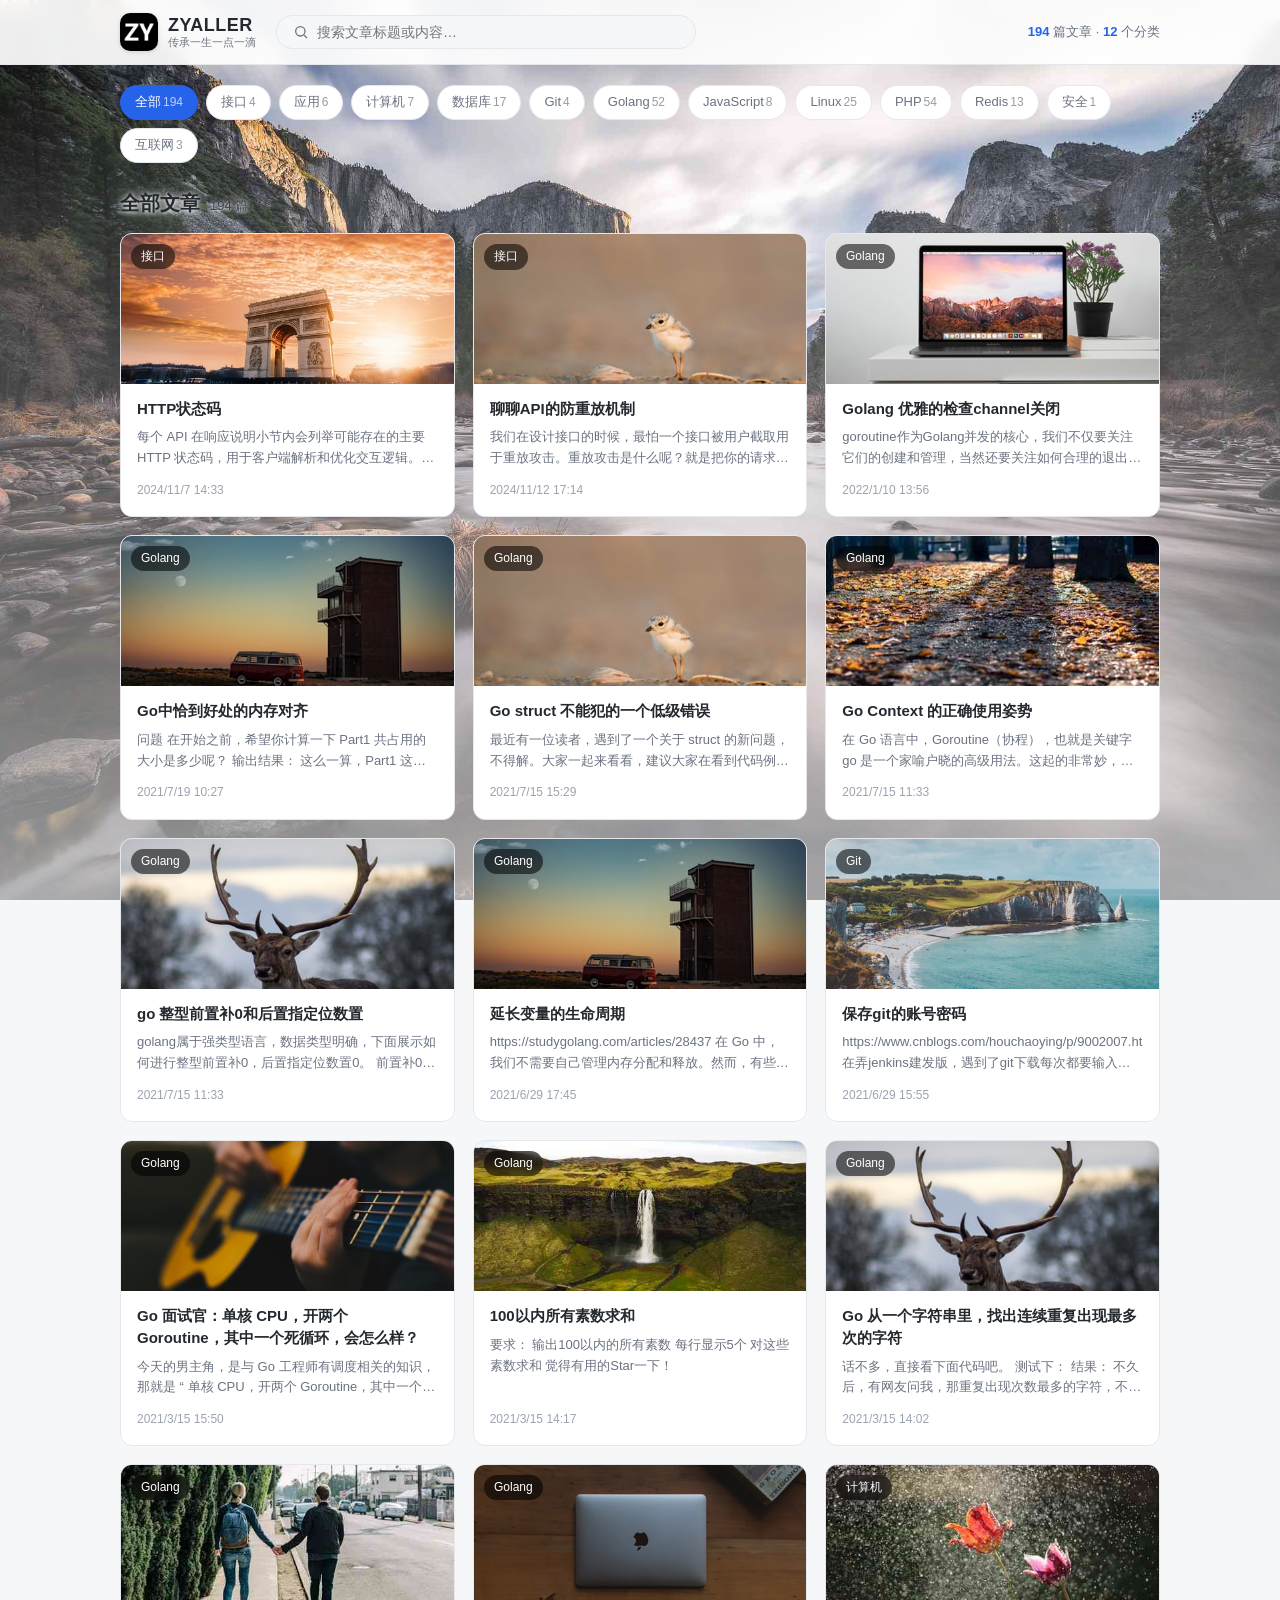
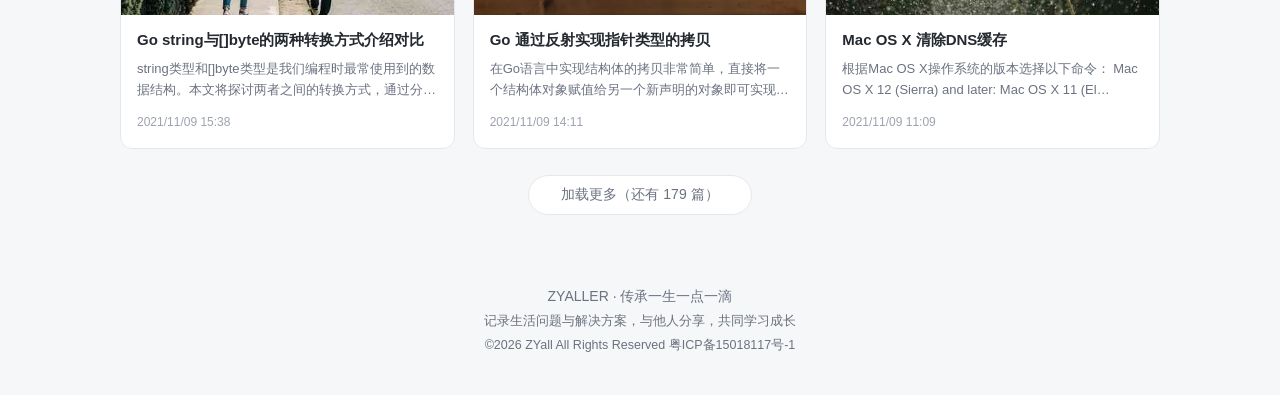
<file: index.html>
<!DOCTYPE html>
<html lang="zh-CN">
<head>
<meta charset="UTF-8">
<meta name="viewport" content="width=device-width, initial-scale=1.0">
<title>ZYALLER · 博客</title>
<meta name="description" content="传承一生一点一滴 —— 记录生活问题与解决方案，与他人分享，共同学习成长">
<link rel="icon" href="favicon.ico">
<link rel="stylesheet" href="assets/vendor/highlight-theme.min.css">
<link rel="stylesheet" href="assets/style.css">
</head>
<body>
<div id="bgLayer" aria-hidden="true"></div>
<header class="site-header">
  <div class="container header-inner">
    <a class="logo" href="#/">
      <img class="logo-mark" src="static/image/logo.png" alt="ZYALLER">
      <span class="logo-text">ZYALLER<span class="logo-sub">传承一生一点一滴</span></span>
    </a>
    <div class="search-box">
      <svg viewBox="0 0 24 24" width="16" height="16" fill="none" stroke="currentColor" stroke-width="2"><circle cx="11" cy="11" r="7"/><path d="M21 21l-4.3-4.3"/></svg>
      <input id="searchInput" type="search" placeholder="搜索文章标题或内容…" autocomplete="off">
    </div>
    <div class="header-stats" id="headerStats"></div>
  </div>
</header>

<main class="container" id="app"></main>

<footer class="site-footer">
  <div class="container">
    <p>ZYALLER · 传承一生一点一滴</p>
    <p class="muted">记录生活问题与解决方案，与他人分享，共同学习成长</p>
    <p class="muted">
        &COPY;2026 <a href="https://www.zyall.com/" target="_blank">ZYall</a> All Rights Reserved
        <a href="https://beian.miit.gov.cn/" target="_blank">粤ICP备15018117号-1</a>
    </p>
  </div>
</footer>

<button id="backTop" title="回到顶部">↑</button>

<script src="assets/vendor/marked.min.js"></script>
<script src="assets/vendor/highlight.min.js"></script>
<script src="assets/data.js"></script>
<script src="assets/app.js"></script>
</body>
</html>
</file>
<file: assets/style.css>
:root {
  --bg: #f6f7f9;
  --card: #ffffff;
  --text: #24292f;
  --muted: #6b7280;
  --border: #e5e7eb;
  --primary: #2563eb;
  --primary-light: #eff6ff;
  --radius: 12px;
  --shadow: 0 1px 3px rgba(0,0,0,.06), 0 1px 2px rgba(0,0,0,.04);
  --shadow-hover: 0 8px 24px rgba(0,0,0,.10);
}
* { box-sizing: border-box; margin: 0; padding: 0; }
html { scroll-behavior: smooth; }
body {
  font-family: -apple-system, BlinkMacSystemFont, "PingFang SC", "Hiragino Sans GB", "Microsoft YaHei", sans-serif;
  background: var(--bg);
  color: var(--text);
  line-height: 1.6;
}
.container { max-width: 1080px; margin: 0 auto; padding: 0 20px; }
a { color: var(--primary); text-decoration: none; }
a:hover { text-decoration: underline; }

/* ---------- 随机背景图层 ---------- */
#bgLayer {
  position: fixed; inset: 0; z-index: -2;
  background-position: center; background-size: cover; background-repeat: no-repeat;
  opacity: 0; transition: opacity .8s ease;
}
#bgLayer.loaded { opacity: 1; }
#bgLayer::after {
  content: ''; position: absolute; inset: 0;
  background: linear-gradient(180deg, rgba(247,248,250,.0), rgba(247,248,250,.60));
}

/* ---------- 头部 ---------- */
.site-header {
  position: sticky; top: 0; z-index: 100;
  background: rgba(255,255,255,.92);
  backdrop-filter: blur(8px);
  border-bottom: 1px solid var(--border);
}
.header-inner { display: flex; align-items: center; gap: 20px; height: 64px; }
.logo { display: flex; align-items: center; gap: 10px; color: var(--text); flex-shrink: 0; }
.logo:hover { text-decoration: none; }
.logo-mark {
  display: block;
  width: 38px; height: 38px; border-radius: 10px;
  object-fit: cover;
  box-shadow: 0 1px 4px rgba(0,0,0,.15);
}
.logo-text { font-weight: 700; font-size: 18px; letter-spacing: .5px; display: flex; flex-direction: column; line-height: 1.2; }
.logo-sub { font-size: 11px; font-weight: 400; color: var(--muted); letter-spacing: 0; }
.search-box {
  flex: 1; max-width: 420px; display: flex; align-items: center; gap: 8px;
  background: var(--bg); border: 1px solid var(--border); border-radius: 999px;
  padding: 8px 16px; color: var(--muted); transition: border-color .2s;
}
.search-box:focus-within { border-color: var(--primary); }
.search-box input { flex: 1; border: none; outline: none; background: transparent; font-size: 14px; color: var(--text); }
.header-stats { margin-left: auto; font-size: 13px; color: var(--muted); white-space: nowrap; }
.header-stats b { color: var(--primary); }

/* ---------- 分类 chips ---------- */
.cat-bar { display: flex; flex-wrap: wrap; gap: 8px; padding: 20px 0 4px; }
.chip {
  padding: 6px 14px; border-radius: 999px; font-size: 13px; cursor: pointer;
  background: var(--card); border: 1px solid var(--border); color: var(--muted);
  transition: all .15s; user-select: none;
}
.chip:hover { border-color: var(--primary); color: var(--primary); }
.chip.active { background: var(--primary); border-color: var(--primary); color: #fff; }
.chip .cnt { opacity: .7; font-size: 12px; margin-left: 2px; }

/* ---------- 文章卡片 ---------- */
.list-head { display: flex; align-items: baseline; gap: 10px; margin: 20px 0 14px; }
.list-head h2 { font-size: 20px; text-shadow: 0 1px 4px rgba(255,255,255,.95), 0 0 12px rgba(255,255,255,.8); }
.list-head span { font-size: 13px; color: #374151; font-weight: 500; text-shadow: 0 1px 3px rgba(255,255,255,.95), 0 0 8px rgba(255,255,255,.85); }
.grid { display: grid; grid-template-columns: repeat(auto-fill, minmax(300px, 1fr)); gap: 18px; }
.card {
  background: var(--card); border: 1px solid var(--border); border-radius: var(--radius);
  overflow: hidden; cursor: pointer; display: flex; flex-direction: column;
  transition: transform .18s, box-shadow .18s;
}
.card:hover { transform: translateY(-3px); box-shadow: var(--shadow-hover); }
.card-cover { height: 150px; position: relative; overflow: hidden; background: #e9ecf1; }
.card-cover img {
  width: 100%; height: 100%; object-fit: cover; display: block;
  transition: transform .35s ease;
}
.card:hover .card-cover img { transform: scale(1.05); }
.card-cover .cat-badge {
  position: absolute; top: 10px; left: 10px; z-index: 1;
  background: rgba(0,0,0,.55); color: #fff; font-size: 12px;
  padding: 3px 10px; border-radius: 999px; backdrop-filter: blur(4px);
}
.card-body { padding: 14px 16px 16px; display: flex; flex-direction: column; flex: 1; }
.card-title {
  font-size: 15px; font-weight: 600; line-height: 1.45; color: var(--text);
  display: -webkit-box; -webkit-line-clamp: 2; -webkit-box-orient: vertical; overflow: hidden;
}
.card:hover .card-title { color: var(--primary); }
.card-excerpt {
  margin-top: 8px; font-size: 13px; color: var(--muted); flex: 1;
  display: -webkit-box; -webkit-line-clamp: 2; -webkit-box-orient: vertical; overflow: hidden;
}
.card-meta { margin-top: 12px; font-size: 12px; color: #9ca3af; display: flex; justify-content: space-between; align-items: center; }

.empty { text-align: center; padding: 60px 0; color: var(--muted); }
.load-more {
  display: block; margin: 26px auto; padding: 10px 32px;
  background: var(--card); border: 1px solid var(--border); border-radius: 999px;
  color: var(--muted); font-size: 14px; cursor: pointer; transition: all .15s;
}
.load-more:hover { border-color: var(--primary); color: var(--primary); }

/* ---------- 文章详情 ---------- */
.article-wrap { max-width: 820px; margin: 24px auto 40px; background: var(--card); border: 1px solid var(--border); border-radius: var(--radius); padding: 32px 40px 48px; }
.back-link { display: inline-flex; align-items: center; gap: 4px; font-size: 14px; margin-bottom: 18px; }
.article-cover { width: 100%; max-height: 320px; object-fit: cover; border-radius: 10px; margin-bottom: 22px; }
.article-title { font-size: 28px; line-height: 1.35; margin-bottom: 14px; }
.article-meta { display: flex; flex-wrap: wrap; gap: 14px; font-size: 13px; color: var(--muted); padding-bottom: 20px; border-bottom: 1px solid var(--border); margin-bottom: 26px; }
.article-meta .cat-badge2 { background: var(--primary-light); color: var(--primary); padding: 2px 12px; border-radius: 999px; }

/* markdown 正文排版 */
.md { font-size: 15.5px; line-height: 1.85; word-break: break-word; }
.md h1, .md h2, .md h3, .md h4 { margin: 1.6em 0 .6em; line-height: 1.4; }
.md h1 { font-size: 24px; } .md h2 { font-size: 20px; border-left: 4px solid var(--primary); padding-left: 12px; }
.md h3 { font-size: 17px; } .md h4 { font-size: 15.5px; }
.md p { margin: .8em 0; }
.md ul, .md ol { padding-left: 1.6em; margin: .8em 0; }
.md li { margin: .3em 0; }
.md blockquote { margin: 1em 0; padding: 8px 16px; border-left: 4px solid #d1d5db; background: var(--bg); color: var(--muted); border-radius: 0 8px 8px 0; }
.md blockquote p { margin: .3em 0; }
.md code { background: #f0f1f3; padding: 2px 6px; border-radius: 4px; font-size: .88em; font-family: "SF Mono", Menlo, Consolas, monospace; }
.md pre { background: #f6f8fa; border: 1px solid var(--border); border-radius: 10px; padding: 16px; overflow-x: auto; margin: 1em 0; }
.md pre code { background: transparent; padding: 0; font-size: 13.5px; line-height: 1.6; }
.md img { max-width: 100%; border-radius: 8px; }
.md img.img-broken {
  display: block; width: 100%; max-width: 520px; margin: 1.2em auto;
  border: 1px solid var(--border); background: #f7f9fc;
}
.md table { border-collapse: collapse; width: 100%; margin: 1em 0; font-size: 14px; }
.md th, .md td { border: 1px solid var(--border); padding: 8px 12px; text-align: left; }
.md th { background: var(--bg); }
.md hr { border: none; border-top: 1px solid var(--border); margin: 2em 0; }
.md a { word-break: break-all; }

/* 上下篇 */
.article-nav { display: flex; justify-content: space-between; gap: 16px; margin-top: 36px; padding-top: 20px; border-top: 1px solid var(--border); }
.article-nav a { font-size: 14px; max-width: 48%; overflow: hidden; text-overflow: ellipsis; white-space: nowrap; }

/* ---------- 页脚 / 其他 ---------- */
.site-footer { /*border-top: 1px solid var(--border);*/ padding: 30px 0 40px; text-align: center; font-size: 14px; color: var(--muted); margin-top: 40px; }
.site-footer .muted { font-size: 12.5px; margin-top: 4px; }
.site-footer .muted a { color: var(--muted); }
#backTop {
  position: fixed; right: 24px; bottom: 32px; width: 42px; height: 42px;
  border-radius: 50%; border: 1px solid var(--border); background: var(--card);
  color: var(--muted); font-size: 18px; cursor: pointer; box-shadow: var(--shadow);
  opacity: 0; pointer-events: none; transition: opacity .2s;
}
#backTop.show { opacity: 1; pointer-events: auto; }
#backTop:hover { color: var(--primary); border-color: var(--primary); }

@media (max-width: 720px) {
  .header-inner { flex-wrap: wrap; height: auto; padding: 10px; }
  .header-stats { display: none; }
  .article-wrap { padding: 20px; margin: 16px auto; }
  .article-title { font-size: 22px; }
}
</file>
<file: assets/vendor/highlight-theme.min.css>
pre code.hljs{display:block;overflow-x:auto;padding:1em}code.hljs{padding:3px 5px}/*!
  Theme: GitHub
  Description: Light theme as seen on github.com
  Author: github.com
  Maintainer: @Hirse
  Updated: 2021-05-15

  Outdated base version: https://github.com/primer/github-syntax-light
  Current colors taken from GitHub's CSS
*/.hljs{color:#24292e;background:#fff}.hljs-doctag,.hljs-keyword,.hljs-meta .hljs-keyword,.hljs-template-tag,.hljs-template-variable,.hljs-type,.hljs-variable.language_{color:#d73a49}.hljs-title,.hljs-title.class_,.hljs-title.class_.inherited__,.hljs-title.function_{color:#6f42c1}.hljs-attr,.hljs-attribute,.hljs-literal,.hljs-meta,.hljs-number,.hljs-operator,.hljs-selector-attr,.hljs-selector-class,.hljs-selector-id,.hljs-variable{color:#005cc5}.hljs-meta .hljs-string,.hljs-regexp,.hljs-string{color:#032f62}.hljs-built_in,.hljs-symbol{color:#e36209}.hljs-code,.hljs-comment,.hljs-formula{color:#6a737d}.hljs-name,.hljs-quote,.hljs-selector-pseudo,.hljs-selector-tag{color:#22863a}.hljs-subst{color:#24292e}.hljs-section{color:#005cc5;font-weight:700}.hljs-bullet{color:#735c0f}.hljs-emphasis{color:#24292e;font-style:italic}.hljs-strong{color:#24292e;font-weight:700}.hljs-addition{color:#22863a;background-color:#f0fff4}.hljs-deletion{color:#b31d28;background-color:#ffeef0}
</file>
